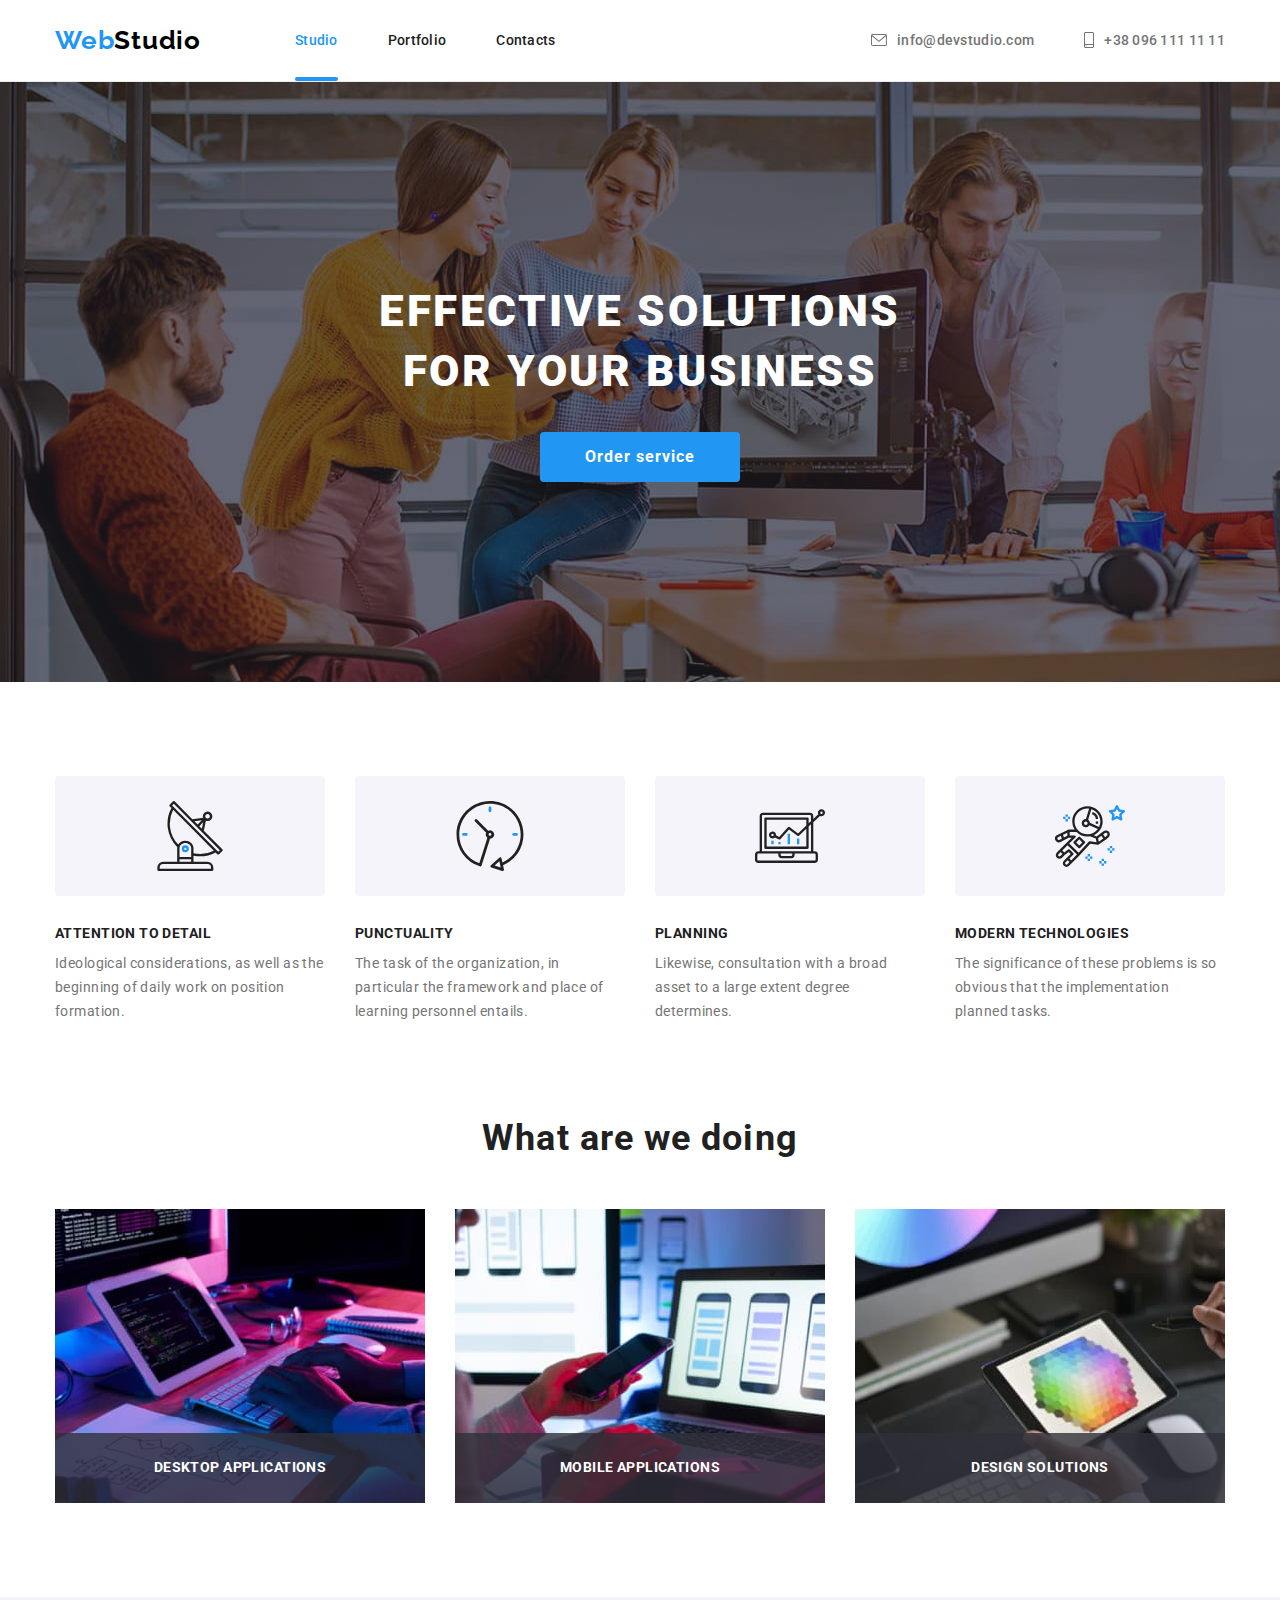
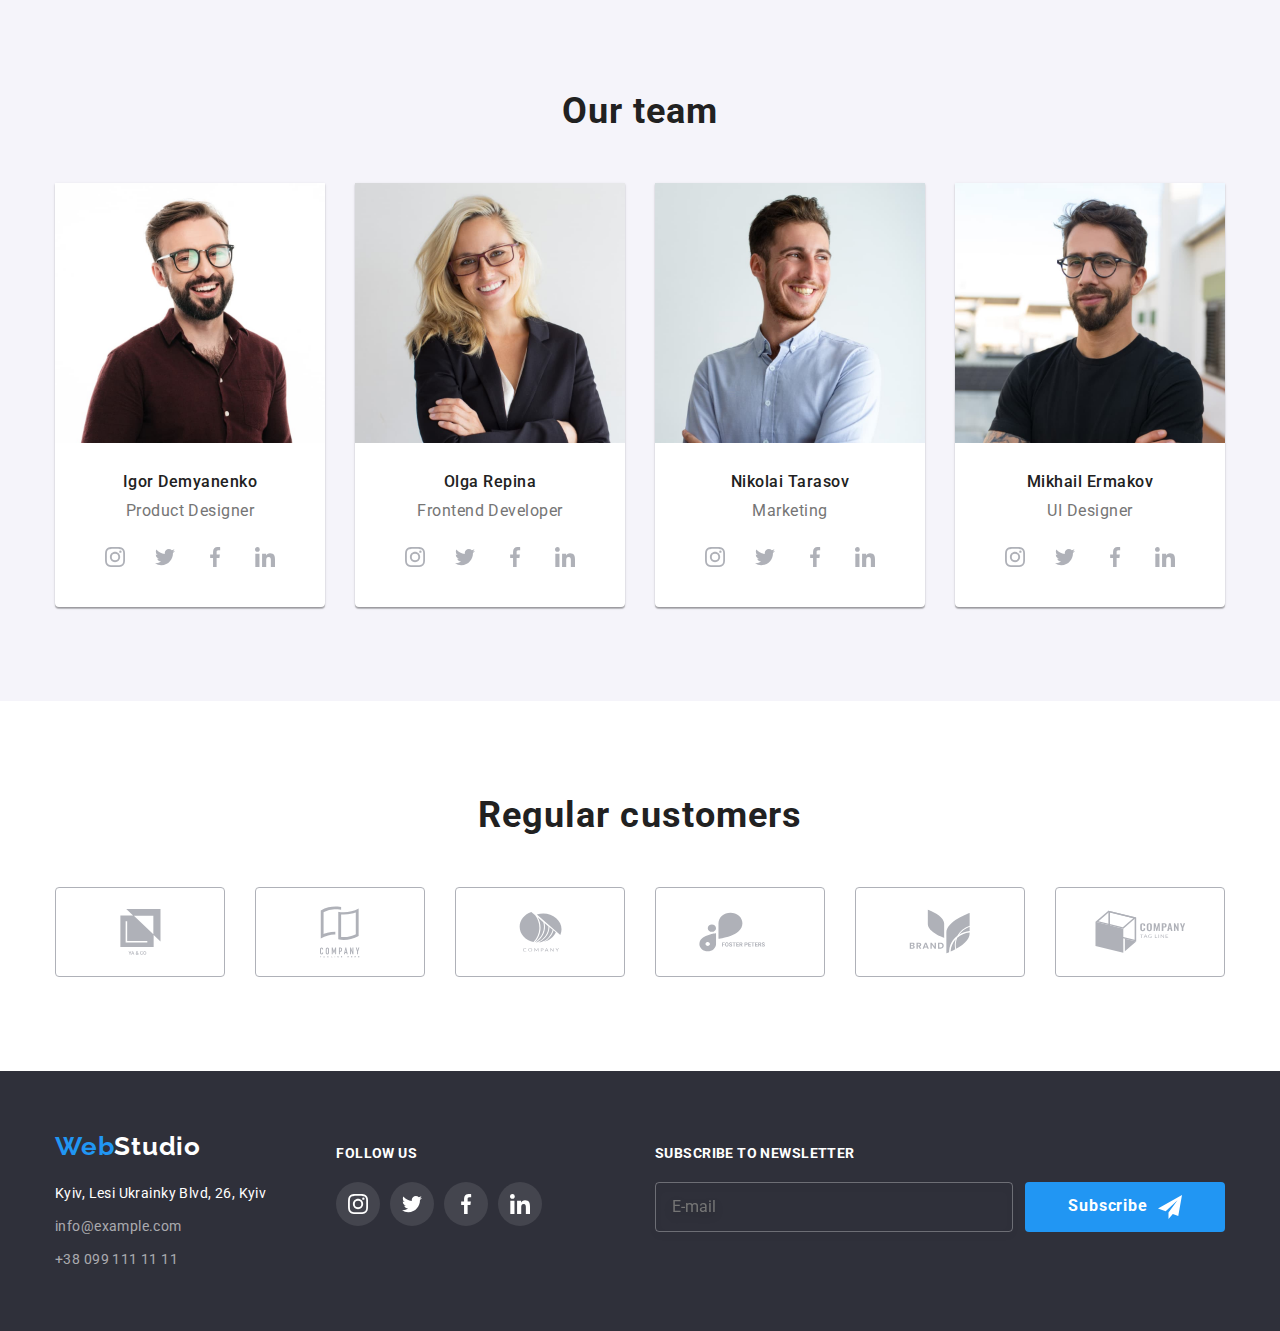
<file: index.html>
<!DOCTYPE html>
<html lang="en">

<head>
    <meta charset="UTF-8" />
    <meta http-equiv="X-UA-Compatible" content="IE=edge" />
    <meta name="viewport" content="width=device-width, initial-scale=1.0" />
    <title>WebStudio</title>

    <link
        href="https://fonts.googleapis.com/css2?family=Raleway:wght@700&family=Roboto:wght@400;500;700;900&display=swap"
        rel="stylesheet" />

    <link rel="stylesheet"
        href="https://cdnjs.cloudflare.com/ajax/libs/modern-normalize/0.6.0/modern-normalize.min.css" />

    <link rel="stylesheet" href="./css/main.min.css" />
</head>

<body>
    <header class="header">
        <div class="container header__container">
            <nav class="header__nav">
                <a class="logo header__logo" href="./index.html">
                    Web<span class="header__logo--black">Studio</span></a>

                <ul class="list nav-list">
                    <li class="nav-list__item">
                        <a class="link nav-list__link nav-list__link--current" href="./index.html">Studio</a>
                    </li>
                    <li class="nav-list__item">
                        <a class="link nav-list__link" href="./portfolio.html">Portfolio</a>
                    </li>
                    <li class="nav-list__item">
                        <a class="link nav-list__link" href="">Contacts</a>
                    </li>
                </ul>
            </nav>

            <ul class="list contacts-list">
                <li class="contacts-list__item">
                    <a class="contacts-list__link" href="mailto:info@devstudio.com">
                        <svg class="contacts-list__icon" width="16" height="12">
                            <use href="./images/icons.svg#icon-envelope"></use>
                        </svg>

                        info@devstudio.com
                    </a>
                </li>
                <li class="contacts-list__item">
                    <a class="contacts-list__link" href="tel:+380961111111">
                        <svg class="contacts-list__icon" width="10" height="16">
                            <use href="./images/icons.svg#icon-smartphone"></use>
                        </svg>

                        +38 096 111 11 11
                    </a>
                </li>
            </ul>
        </div>
    </header>

    <main>
        <section class="hero">
            <h1 class="hero__title">
                Effective solutions <br />
                for your business
            </h1>

            <button class=" btn hero__btn" data-modal-open type="button">
                Order service
            </button>

        </section>

        <section class="features">
            <div class="container">
                <h2 class="title visually-hidden">Our features</h2>
                <ul class="list features__list">
                    <li class="features__item">
                        <div class="features__card">
                            <svg width="70" height="70">
                                <use href="./images/icons.svg#icon-antenna"></use>
                            </svg>
                        </div>
                        <h3 class="features__title">Attention to detail</h3>
                        <p class="features__text">
                            Ideological considerations, as well as the beginning of daily
                            work on position formation.
                        </p>
                    </li>
                    <li class="features__item">
                        <div class="features__card">
                            <svg width="70" height="70">
                                <use href="./images/icons.svg#icon-clock"></use>
                            </svg>
                        </div>
                        <h3 class="features__title">Punctuality</h3>
                        <p class="features__text">
                            The task of the organization, in particular the framework and
                            place of learning personnel entails.
                        </p>
                    </li>
                    <li class="features__item">
                        <div class="features__card">
                            <svg width="70" height="70">
                                <use href="./images/icons.svg#icon-diagram"></use>
                            </svg>
                        </div>
                        <h3 class="features__title">Planning</h3>
                        <p class="features__text">
                            Likewise, consultation with a broad asset to a large extent
                            degree determines.
                        </p>
                    </li>
                    <li class="features__item">
                        <div class="features__card">
                            <svg width="70" height="70">
                                <use href="./images/icons.svg#icon-astronaut"></use>
                            </svg>
                        </div>
                        <h3 class="features__title">Modern technologies</h3>
                        <p class="features__text">
                            The significance of these problems is so obvious that the
                            implementation planned tasks.
                        </p>
                    </li>
                </ul>
            </div>
        </section>

        <section class="presentation">
            <div class="container">
                <h2 class="title">What are we doing</h2>
                <ul class="list presentation__list">
                    <li class="presentation__item">
                        <img class="img" src="./images/desktop-applications.jpg" alt="Desktop Applications" width="370"
                            height="294" />
                        <h3 class="presentation__title">DESKTOP APPLICATIONS</h3>
                    </li>
                    <li class="presentation__item">
                        <img class="img" src="./images/mobile-applications.jpg" alt="Mobile applications" width="370"
                            height="294" />
                        <h3 class="presentation__title">MOBILE APPLICATIONS</h3>
                    </li>
                    <li class="presentation__item">
                        <img class="img" src="./images/design-solutions.jpg" alt="Design solutions" width="370"
                            height="294" />
                        <h3 class="presentation__title">DESIGN SOLUTIONS</h3>
                    </li>
                </ul>
            </div>
        </section>

        <section class="team">
            <div class="container">
                <h2 class="title">Our team</h2>
                <ul class="list team__list">
                    <li class="team__item">
                        <img class="img" src="./images/igor-demyanenko.jpg" alt="photo by Igor Demyanenko" width="270"
                            height="260" />
                        <div class="team__info">
                            <h3 class="team__name">Igor Demyanenko</h3>
                            <p class="team__occupation">Product Designer</p>

                            <ul class="social-list team__social-list">
                                <li class="social-list__item">
                                    <a class="social-list__link" href="">
                                        <svg width="20" height="20" aria-label="instagram">
                                            <use href="./images/icons.svg#icon-instagram"></use>
                                        </svg>
                                    </a>
                                </li>
                                <li class="social-list__item">
                                    <a class="social-list__link" href="">
                                        <svg width="20" height="20" aria-label="twitter">
                                            <use href="./images/icons.svg#icon-twitter"></use>
                                        </svg>
                                    </a>
                                </li>
                                <li class="social-list__item">
                                    <a class="social-list__link" href="">
                                        <svg width="20" height="20" aria-label="facebook">
                                            <use href="./images/icons.svg#icon-facebook"></use>
                                        </svg>
                                    </a>
                                </li>
                                <li class="social-list__item">
                                    <a class="social-list__link" href="">
                                        <svg width="20" height="20" aria-label="linkedin">
                                            <use href="./images/icons.svg#icon-linkedin"></use>
                                        </svg>
                                    </a>
                                </li>
                            </ul>
                        </div>
                    </li>
                    <li class="team__item">
                        <img class="img" src="./images/olga-repina.jpg" alt="photo by Olga Repina" width="270"
                            height="260" />
                        <div class="team__info">
                            <h3 class="team__name">Olga Repina</h3>
                            <p class="team__occupation">Frontend Developer</p>
                            <ul class="social-list team__social-list">
                                <li class="social-list__item">
                                    <a class="social-list__link" href="">
                                        <svg width="20" height="20" aria-label="instagram">
                                            <use href="./images/icons.svg#icon-instagram"></use>
                                        </svg>
                                    </a>
                                </li>
                                <li class="social-list__item">
                                    <a class="social-list__link" href="">
                                        <svg width="20" height="20" aria-label="twitter">
                                            <use href="./images/icons.svg#icon-twitter"></use>
                                        </svg>
                                    </a>
                                </li>
                                <li class="social-list__item">
                                    <a class="social-list__link" href="">
                                        <svg width="20" height="20" aria-label="facebook">
                                            <use href="./images/icons.svg#icon-facebook"></use>
                                        </svg>
                                    </a>
                                </li>
                                <li class="social-list__item">
                                    <a class="social-list__link" href="">
                                        <svg width="20" height="20" aria-label="linkedin">
                                            <use href="./images/icons.svg#icon-linkedin"></use>
                                        </svg>
                                    </a>
                                </li>
                            </ul>
                        </div>
                    </li>
                    <li class="team__item">
                        <img class="img" src="./images/nikolai-tarasov.jpg" alt="photo by Nikolai Tarasov" width="270"
                            height="260" />
                        <div class="team__info">
                            <h3 class="team__name">Nikolai Tarasov</h3>
                            <p class="team__occupation">Marketing</p>
                            <ul class="social-list team__social-list">
                                <li class="social-list__item">
                                    <a class="social-list__link" href="">
                                        <svg width="20" height="20" aria-label="instagram">
                                            <use href="./images/icons.svg#icon-instagram"></use>
                                        </svg>
                                    </a>
                                </li>
                                <li class="social-list__item">
                                    <a class="social-list__link" href="">
                                        <svg width="20" height="20" aria-label="twitter">
                                            <use href="./images/icons.svg#icon-twitter"></use>
                                        </svg>
                                    </a>
                                </li>
                                <li class="social-list__item">
                                    <a class="social-list__link" href="">
                                        <svg width="20" height="20" aria-label="facebook">
                                            <use href="./images/icons.svg#icon-facebook"></use>
                                        </svg>
                                    </a>
                                </li>
                                <li class="social-list__item">
                                    <a class="social-list__link" href="">
                                        <svg width="20" height="20" aria-label="linkedin">
                                            <use href="./images/icons.svg#icon-linkedin"></use>
                                        </svg>
                                    </a>
                                </li>
                            </ul>
                        </div>
                    </li>
                    <li class="team__item">
                        <img class="img" src="./images/mikhail-ermakov.jpg" alt="photo by Mikhail Ermakov" width="270"
                            height="260" />
                        <div class="team__info">
                            <h3 class="team__name">Mikhail Ermakov</h3>
                            <p class="team__occupation">UI Designer</p>
                            <ul class="social-list team__social-list">
                                <li class="social-list__item">
                                    <a class="social-list__link" href="">
                                        <svg width="20" height="20" aria-label="instagram">
                                            <use href="./images/icons.svg#icon-instagram"></use>
                                        </svg>
                                    </a>
                                </li>
                                <li class="social-list__item">
                                    <a class="social-list__link" href="">
                                        <svg width="20" height="20" aria-label="twitter">
                                            <use href="./images/icons.svg#icon-twitter"></use>
                                        </svg>
                                    </a>
                                </li>
                                <li class="social-list__item">
                                    <a class="social-list__link" href="">
                                        <svg width="20" height="20" aria-label="facebook">
                                            <use href="./images/icons.svg#icon-facebook"></use>
                                        </svg>
                                    </a>
                                </li>
                                <li class="social-list__item">
                                    <a class="social-list__link" href="">
                                        <svg width="20" height="20" aria-label="linkedin">
                                            <use href="./images/icons.svg#icon-linkedin"></use>
                                        </svg>
                                    </a>
                                </li>
                            </ul>
                        </div>
                    </li>
                </ul>
            </div>
        </section>

        <section class="customers">
            <div class="container">
                <h2 class="title">Regular customers</h2>

                <ul class="customers-list">
                    <li class="customers__item">
                        <a class="customers__link" href="">
                            <svg width="41" height="46" aria-label="client logo 1">
                                <use href="./images/icons.svg#icon-client-logo-1"></use>
                            </svg>
                        </a>
                    </li>
                    <li class="customers__item">
                        <a class="customers__link" href="">
                            <svg width="40" height="52" aria-label="client logo 2">
                                <use href="./images/icons.svg#icon-client-logo-2"></use>
                            </svg>
                        </a>
                    </li>
                    <li class="customers__item">
                        <a class="customers__link" href="">
                            <svg width="43" height="41" aria-label="client logo 3">
                                <use href="./images/icons.svg#icon-client-logo-3"></use>
                            </svg>
                        </a>
                    </li>
                    <li class="customers__item">
                        <a class="customers__link" href="">
                            <svg width="84" height="40" aria-label="client logo 4">
                                <use href="./images/icons.svg#icon-client-logo-4"></use>
                            </svg>
                        </a>
                    </li>
                    <li class="customers__item">
                        <a class="customers__link" href="">
                            <svg width="62" height="45" aria-label="client logo 5">
                                <use href="./images/icons.svg#icon-client-logo-5"></use>
                            </svg>
                        </a>
                    </li>
                    <li class="customers__item">
                        <a class="customers__link" href="">
                            <svg width="93" height="43" aria-label="client logo 6">
                                <use href="./images/icons.svg#icon-client-logo-6"></use>
                            </svg>
                        </a>
                    </li>
                </ul>
            </div>
        </section>
    </main>

    <footer class="footer">
        <div class="container footer__container">
            <div class="footer__info">
                <a class="logo footer__logo" href="./index.html">
                    Web<span class="footer__logo--white">Studio</span></a>

                <address class="address">
                    <ul class="list">
                        <li class="address__item">
                            <a class="link address__link--white" href="https://goo.gl/maps/E6a8A6PKzvvzx87p6"
                                target="_blank" rel="noopener noreferrer">
                                Kyiv, Lesi Ukrainky Blvd, 26, Kyiv</a>
                        </li>
                        <li class="address__item">
                            <a class="link address__link--grey" href="mailto:info@example.com">info@example.com</a>
                        </li>
                        <li class="address__item">
                            <a class="link address__link--grey" href="tel:+380991111111">+38 099 111 11 11</a>
                        </li>
                    </ul>
                </address>
            </div>

            <div class="follow">
                <h2 class="footer__title">FOLLOW US</h2>
                <ul class="list follow__list">
                    <li class="follow__item">
                        <a class="follow__link" href="">
                            <svg width="20" height="20" aria-label="instagram">
                                <use href="./images/icons.svg#icon-instagram"></use>
                            </svg>
                        </a>
                    </li>
                    <li class="follow__item">
                        <a class="follow__link" href="">
                            <svg width="20" height="20" aria-label="twitter">
                                <use href="./images/icons.svg#icon-twitter"></use>
                            </svg>
                        </a>
                    </li>
                    <li class="follow__item">
                        <a class="follow__link" href="">
                            <svg width="20" height="20" aria-label="facebook">
                                <use href="./images/icons.svg#icon-facebook"></use>
                            </svg>
                        </a>
                    </li>
                    <li class="follow__item">
                        <a class="follow__link" href="">
                            <svg width="20" height="20" aria-label="linkedin">
                                <use href="./images/icons.svg#icon-linkedin"></use>
                            </svg>
                        </a>
                    </li>
                </ul>
            </div>

            <form class="newsletter">
                <h2 class="footer__title">SUBSCRIBE TO NEWSLETTER</h2>

                <div class="newsletter__box">
                    <input class="newsletter__email" required type="email" name="email" placeholder="E-mail" />

                    <button class="btn newsletter__btn" type="submit">
                        <span class="newsletter__title">Subscribe</span>
                        <svg width="24" height="24">
                            <use href="./images/icons.svg#icon-send"></use>
                        </svg>
                    </button>
                </div>
            </form>
        </div>

    </footer>

    <div class="backdrop is-hidden" data-modal>
        <div class="modal">
            <button class="modal__close-btn" data-modal-close type="button">
                <svg class="modal__icon" width="11" height="11" aria-label="close">
                    <use href="./images/icons.svg#icon-close"></use>
                </svg>
            </button>

            <form class="form" name="order-form">
                <h1 class="form__title">
                    Leave your details, we will call you back
                </h1>
                <div class="form__field">
                    <label class="form__label" for="name">Name</label>
                    <input class="form__input form--required" type="text" required name="name" id="name" autofocus />
                    <svg class="form__icon" width="18" height="18">
                        <use href="./images/icons.svg#icon-person"></use>
                    </svg>
                </div>
                <div class="form__field">
                    <label class="form__label" for="tel">Phone</label>
                    <input class="form__input form--required" type="tel" required name="tel" id="tel" />
                    <svg class="form__icon" width="18" height="18">
                        <use href="./images/icons.svg#icon-phone"></use>
                    </svg>
                </div>

                <div class="form__field">
                    <label class="form__label" for="mail">Email</label>
                    <input class="form__input form--required" type="email" required name="email" id="mail" />
                    <svg class="form__icon" width="18" height="18">
                        <use href="./images/icons.svg#icon-email"></use>
                    </svg>
                </div>

                <div class="form__field">
                    <label class="form__label" for="comment">Comment</label>
                    <textarea class="form__input form__comment" name="comment" id="comment" rows="8"
                        placeholder="Enter text"></textarea>
                </div>

                <div class="form__field">
                    <label class="form__polity-label" for="policy">
                        <input class="visually-hidden form__checkbox" required type="checkbox" name="policy"
                            id="policy" />
                        <span class="form__icon--check">
                            <svg width="16" height="15">
                                <use href="./images/icons.svg#icon-check"></use>
                            </svg>
                        </span>
                        <span>I agree to the newsletter and accept the</span>
                        <a class="form__link" href="">Terms of an agreement</a>
                    </label>
                </div>

                <button class="btn form__send" data-modal-open type="submit">
                    Send
                </button>
            </form>
        </div>
    </div>

    <script src="./js/modal.js"></script>
</body>

</html>
</file>
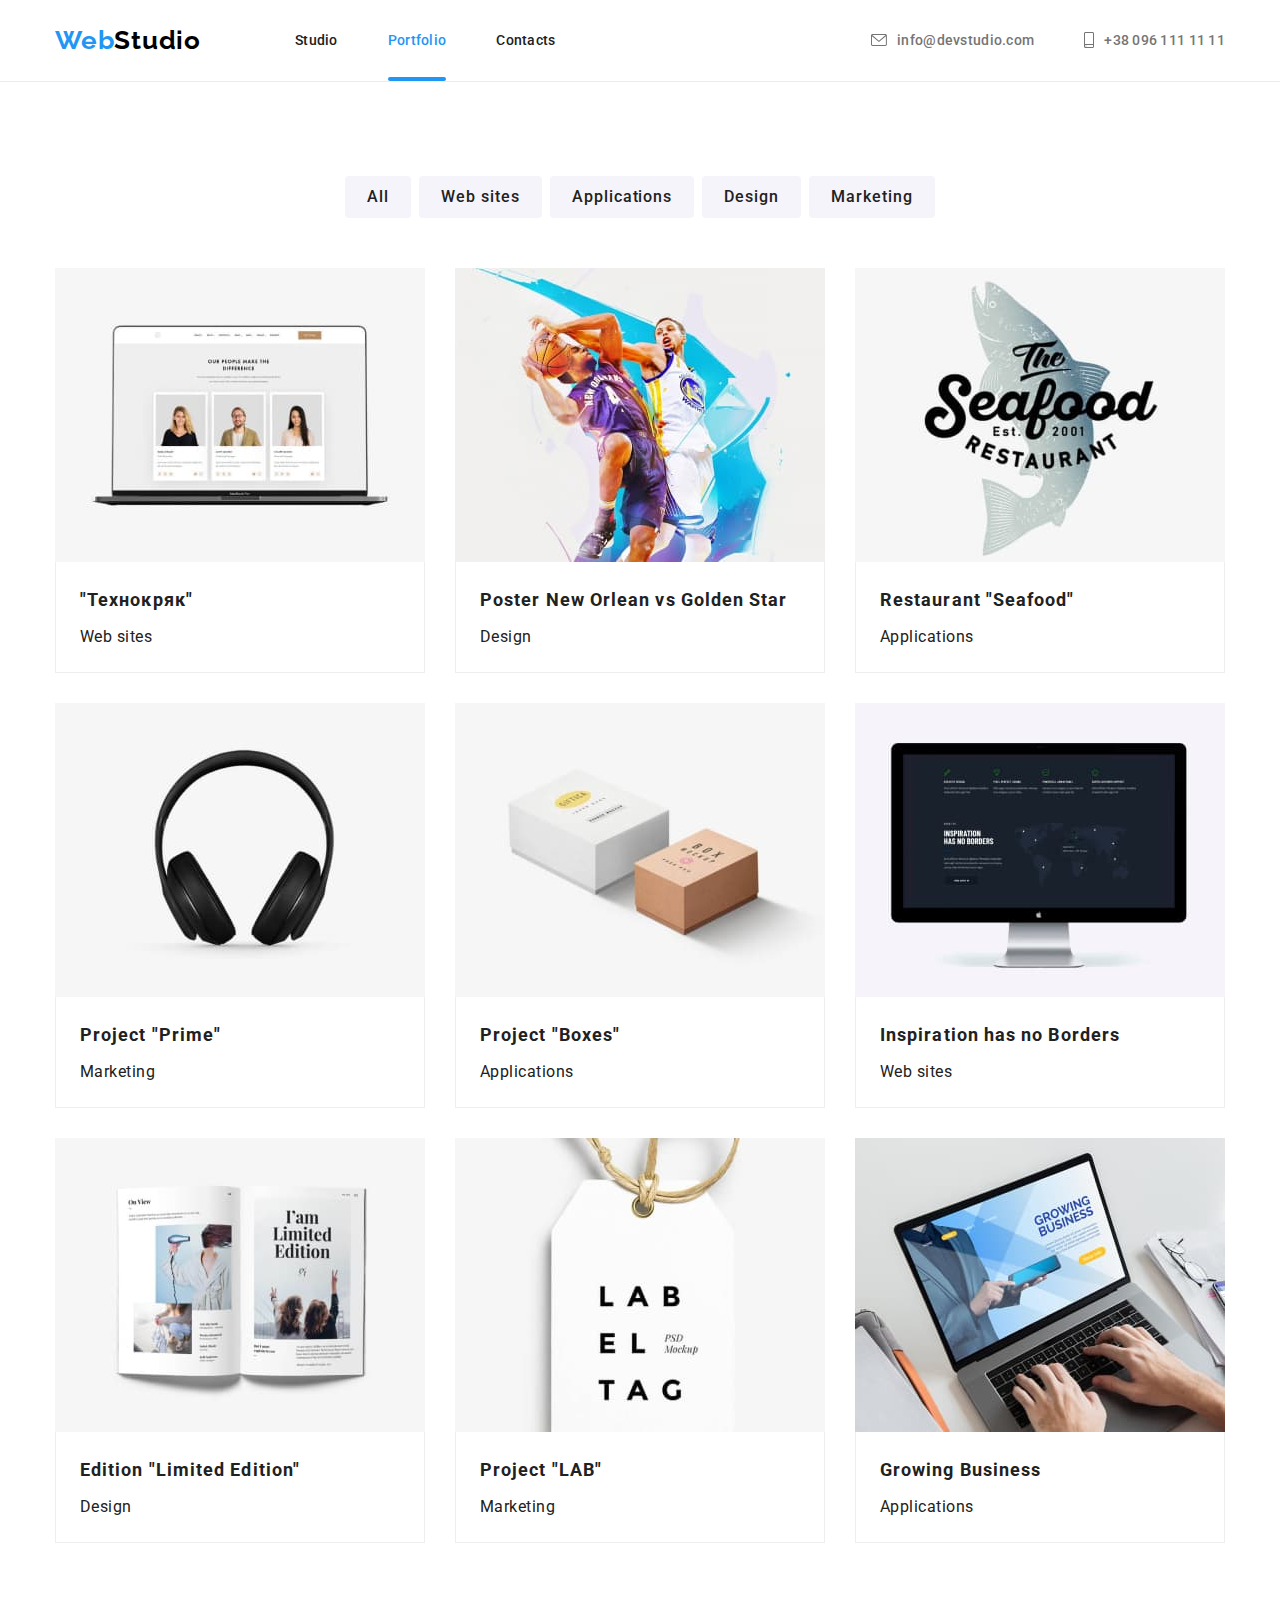
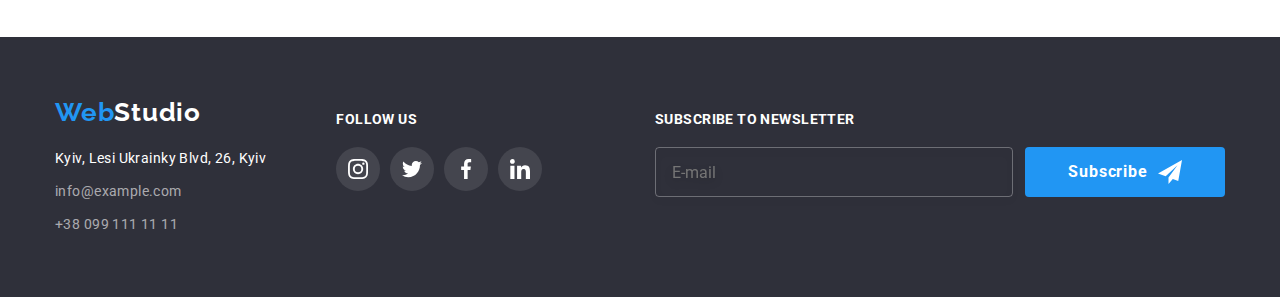
<file: portfolio.html>
<!DOCTYPE html>
<html lang="en">

<head>
    <meta charset="UTF-8">
    <meta http-equiv="X-UA-Compatible" content="IE=edge">
    <meta name="viewport" content="width=device-width, initial-scale=1.0">
    <title>Portfolio</title>

    <link
        href="https://fonts.googleapis.com/css2?family=Raleway:wght@700&family=Roboto:wght@400;500;700;900&display=swap"
        rel="stylesheet">

    <link rel="stylesheet"
        href="https://cdnjs.cloudflare.com/ajax/libs/modern-normalize/0.6.0/modern-normalize.min.css" />

    <link rel="stylesheet" href="./css/main.min.css">
</head>

<body>

    <header class="header">
        <div class="container header__container">
            <nav class="header__nav">
                <a class="logo header__logo" href="./index.html">
                    Web<span class="header__logo--black">Studio</span></a>

                <ul class="list nav-list">
                    <li class="nav-list__item">
                        <a class="link nav-list__link" href="./index.html">Studio</a>
                    </li>
                    <li class="nav-list__item">
                        <a class="link nav-list__link  nav-list__link--current" href="./portfolio.html">Portfolio</a>
                    </li>
                    <li class="nav-list__item">
                        <a class="link nav-list__link" href="">Contacts</a>
                    </li>
                </ul>
            </nav>

            <ul class="list contacts-list">
                <li class="contacts-list__item">
                    <a class="contacts-list__link" href="mailto:info@devstudio.com">
                        <svg class="contacts-list__icon" width="16" height="12">
                            <use href="./images/icons.svg#icon-envelope"></use>
                        </svg>

                        info@devstudio.com
                    </a>
                </li>
                <li class="contacts-list__item">
                    <a class="contacts-list__link" href="tel:+380961111111">
                        <svg class="contacts-list__icon" width="10" height="16">
                            <use href="./images/icons.svg#icon-smartphone"></use>
                        </svg>

                        +38 096 111 11 11
                    </a>
                </li>
            </ul>
        </div>
    </header>

    <main>
        <section class="portfolio">
            <div class="container">
                <div class="filter">
                    <h1 hidden>Examples of our work</h1>
                    <ul class="list filter__list">
                        <li class="filter__item"><button class="filter__btn" type="button">All</button></li>
                        <li class="filter__item"><button class="filter__btn" type="button">Web sites</button></li>
                        <li class="filter__item"><button class="filter__btn" type="button">Applications</button></li>
                        <li class="filter__item"><button class="filter__btn" type="button">Design</button></li>
                        <li class="filter__item"><button class="filter__btn" type="button">Marketing</button></li>
                    </ul>
                </div>

                <ul class="list examples__list">
                    <li class="examples__item">
                        <a class="examples__link" href="#">
                            <div class="examples__overlay">
                                <img class="img" src="./images/portfolio-card-1.jpg" alt="laptop with website"
                                    width="370" height="294">
                                <div class="examples__info">
                                    <p>
                                        The resource offers comprehensive offers with different levels
                                        functionality and services. All&nbsp;this&nbsp;will&nbsp;allow the visitor to
                                        receive&nbsp;comprehensive information about company or individual.
                                    </p>
                                </div>
                            </div>

                            <div class="examples__card">
                                <h2 class="examples__title" lang="ua">"Технокряк"</h2>
                                <p class="examples__text">Web sites</p>
                            </div>
                        </a>
                    </li>
                    <li class="examples__item">
                        <a class="examples__link" href="#">
                            <div class="examples__overlay">
                                <img class="img" src="./images/portfolio-card-2.jpg" alt="Two men with a basketball"
                                    width="370" height="294">

                                <div class="examples__info">
                                    <p>
                                        Lorem ipsum dolor sit amet consectetur adipisicing elit.
                                        Distinctio&nbsp;voluptatem
                                        dolorum, molestias dolor sunt sit adipisci debitis, earum eaque illum vero
                                        exercitationem et tempore cumque? Dicta, facere. Pariatur, tempore asperiores!
                                    </p>
                                </div>
                            </div>
                            <div class="examples__card">
                                <h2 class="examples__title">Poster New Orlean vs Golden Star</h2>
                                <p class="examples__text">Design</p>
                            </div>
                        </a>
                    </li>
                    <li class="examples__item">
                        <a class="examples__link" href="#">
                            <div class="examples__overlay">
                                <img class="img" src="./images/portfolio-card-3.jpg" alt="Restaurant logo" width="370"
                                    height="294">

                                <div class="examples__info">
                                    <p>
                                        Lorem ipsum dolor sit amet consectetur adipisicing elit.
                                        Distinctio&nbsp;voluptatem
                                        dolorum, molestias dolor sunt sit adipisci debitis, earum eaque illum vero
                                        exercitationem et tempore cumque? Dicta, facere. Pariatur, tempore asperiores!
                                    </p>
                                </div>
                            </div>
                            <div class="examples__card">
                                <h2 class="examples__title">Restaurant "Seafood"</h2>
                                <p class="examples__text">Applications</p>
                            </div>
                        </a>
                    </li>
                    <li class="examples__item">
                        <a class="examples__link" href="#">
                            <div class="examples__overlay">
                                <img class="img" src="./images/portfolio-card-4.jpg" alt="Headphones" width="370"
                                    height="294">

                                <div class="examples__info">
                                    <p>
                                        Lorem ipsum dolor sit amet consectetur adipisicing elit.
                                        Distinctio&nbsp;voluptatem
                                        dolorum, molestias dolor sunt sit adipisci debitis, earum eaque illum vero
                                        exercitationem et tempore cumque? Dicta, facere. Pariatur, tempore asperiores!
                                    </p>
                                </div>
                            </div>
                            <div class="examples__card">
                                <h2 class="examples__title">Project "Prime"</h2>
                                <p class="examples__text">Marketing</p>
                            </div>
                        </a>
                    </li>
                    <li class="examples__item">
                        <a class="examples__link" href="#">
                            <div class="examples__overlay">
                                <img class="img" src="./images/portfolio-card-5.jpg" alt="Two boxes" width="370"
                                    height="294">

                                <div class="examples__info">
                                    <p>
                                        Lorem ipsum dolor sit amet consectetur adipisicing elit.
                                        Distinctio&nbsp;voluptatem
                                        dolorum, molestias dolor sunt sit adipisci debitis, earum eaque illum vero
                                        exercitationem et tempore cumque? Dicta, facere. Pariatur, tempore asperiores!
                                    </p>
                                </div>
                            </div>
                            <div class="examples__card">
                                <h2 class="examples__title">Project "Boxes"</h2>
                                <p class="examples__text">Applications</p>
                            </div>
                        </a>
                    </li>
                    <li class="examples__item">
                        <a class="examples__link" href="#">
                            <div class="examples__overlay">
                                <img class="img" src="./images/portfolio-card-6.jpg" alt="Website monitor" width="370"
                                    height="294">

                                <div class="examples__info">
                                    <p>
                                        Lorem ipsum dolor sit amet consectetur adipisicing elit.
                                        Distinctio&nbsp;voluptatem
                                        dolorum, molestias dolor sunt sit adipisci debitis, earum eaque illum vero
                                        exercitationem et tempore cumque? Dicta, facere. Pariatur, tempore asperiores!
                                    </p>
                                </div>
                            </div>
                            <div class="examples__card">
                                <h2 class="examples__title">Inspiration has no Borders</h2>
                                <p class="examples__text">Web sites</p>
                            </div>
                        </a>
                    </li>
                    <li class="examples__item">
                        <a class="examples__link" href="#">
                            <div class="examples__overlay">
                                <img class="img" src="./images/portfolio-card-7.jpg" alt="Opened book" width="370"
                                    height="294">

                                <div class="examples__info">
                                    <p>
                                        Lorem ipsum dolor sit amet consectetur adipisicing elit.
                                        Distinctio&nbsp;voluptatem
                                        dolorum, molestias dolor sunt sit adipisci debitis, earum eaque illum vero
                                        exercitationem et tempore cumque? Dicta, facere. Pariatur, tempore asperiores!
                                    </p>
                                </div>
                            </div>
                            <div class="examples__card">
                                <h2 class="examples__title">Edition "Limited Edition"</h2>
                                <p class="examples__text">Design</p>
                            </div>
                        </a>
                    </li>
                    <li class="examples__item">
                        <a class="examples__link" href="#">
                            <div class="examples__overlay">
                                <img class="img" src="./images/portfolio-card-8.jpg" alt="Logo tag" width="370"
                                    height="294">

                                <div class="examples__info">
                                    <p>
                                        Lorem ipsum dolor sit amet consectetur adipisicing elit.
                                        Distinctio&nbsp;voluptatem
                                        dolorum, molestias dolor sunt sit adipisci debitis, earum eaque illum vero
                                        exercitationem et tempore cumque? Dicta, facere. Pariatur, tempore asperiores!
                                    </p>
                                </div>
                            </div>
                            <div class="examples__card">
                                <h2 class="examples__title">Project "LAB"</h2>
                                <p class="examples__text">Marketing</p>
                            </div>
                        </a>
                    </li>
                    <li class="examples__item">
                        <a class="examples__link" href="#">
                            <div class="examples__overlay">
                                <img class="img" src="./images/portfolio-card-9.jpg" alt="Laptop with application"
                                    width="370" height="294">

                                <div class="examples__info">
                                    <p>
                                        Lorem ipsum dolor sit amet consectetur adipisicing elit.
                                        Distinctio&nbsp;voluptatem
                                        dolorum, molestias dolor sunt sit adipisci debitis, earum eaque illum vero
                                        exercitationem et tempore cumque? Dicta, facere. Pariatur, tempore asperiores!
                                    </p>
                                </div>
                            </div>
                            <div class="examples__card">
                                <h2 class="examples__title">Growing Business</h2>
                                <p class="examples__text">Applications</p>
                            </div>
                        </a>
                    </li>
                </ul>
            </div>
        </section>
    </main>

    <footer class="footer">
        <div class="container footer__container">
            <div class="footer__info">
                <a class="logo footer__logo" href="./index.html">
                    Web<span class="footer__logo--white">Studio</span></a>

                <address class="address">
                    <ul class="list">
                        <li class="address__item">
                            <a class="link address__link--white" href="https://goo.gl/maps/E6a8A6PKzvvzx87p6"
                                target="_blank" rel="noopener noreferrer">
                                Kyiv, Lesi Ukrainky Blvd, 26, Kyiv</a>
                        </li>
                        <li class="address__item">
                            <a class="link address__link--grey" href="mailto:info@example.com">info@example.com</a>
                        </li>
                        <li class="address__item">
                            <a class="link address__link--grey" href="tel:+380991111111">+38 099 111 11 11</a>
                        </li>
                    </ul>
                </address>
            </div>

            <div class="follow">
                <h2 class="footer__title">FOLLOW US</h2>
                <ul class="list follow__list">
                    <li class="follow__item">
                        <a class="follow__link" href="">
                            <svg width="20" height="20" aria-label="instagram">
                                <use href="./images/icons.svg#icon-instagram"></use>
                            </svg>
                        </a>
                    </li>
                    <li class="follow__item">
                        <a class="follow__link" href="">
                            <svg width="20" height="20" aria-label="twitter">
                                <use href="./images/icons.svg#icon-twitter"></use>
                            </svg>
                        </a>
                    </li>
                    <li class="follow__item">
                        <a class="follow__link" href="">
                            <svg width="20" height="20" aria-label="facebook">
                                <use href="./images/icons.svg#icon-facebook"></use>
                            </svg>
                        </a>
                    </li>
                    <li class="follow__item">
                        <a class="follow__link" href="">
                            <svg width="20" height="20" aria-label="linkedin">
                                <use href="./images/icons.svg#icon-linkedin"></use>
                            </svg>
                        </a>
                    </li>
                </ul>
            </div>

            <form class="newsletter">
                <h2 class="footer__title">SUBSCRIBE TO NEWSLETTER</h2>

                <div class="newsletter__box">
                    <input class="newsletter__email" required type="email" name="email" placeholder="E-mail" />

                    <button class="btn newsletter__btn" type="submit">
                        <span class="newsletter__title">Subscribe</span>
                        <svg width="24" height="24">
                            <use href="./images/icons.svg#icon-send"></use>
                        </svg>
                    </button>
                </div>
            </form>
        </div>

    </footer>

</body>

</html>
</file>
<file: css/main.min.css>
body{font-family:"Roboto",sans-serif;color:#212121;background:#fff}.img{display:block;max-width:100%;height:auto}.list{margin:0;padding:0;list-style:none}.link{text-decoration:none;transition:color 250ms cubic-bezier(0.4, 0, 0.2, 1)}.link:hover,.link:focus{color:#2196f3}.container{width:1200px;margin:0 auto;padding:0 15px}.backdrop{position:fixed;top:0;left:0;width:100%;height:100%;background:rgba(0,0,0,.2);transition:opacity 250ms cubic-bezier(0.4, 0, 0.2, 1)}.is-hidden{opacity:0;pointer-events:none}.modal{position:absolute;top:50%;left:50%;transform:translate(-50%, -50%) scale(1);width:528px;height:581px;padding:15px;background-color:#fff;box-shadow:0px 1px 3px rgba(0,0,0,.12),0px 1px 1px rgba(0,0,0,.14),0px 2px 1px rgba(0,0,0,.2);border-radius:4px;transition:transform 250ms cubic-bezier(0.4, 0, 0.2, 1)}.backdrop.is-hidden .modal{transform:translate(-50%, -50%) scale(0.1)}.modal__close-btn{position:absolute;top:8px;right:8px;width:30px;height:30px;border-radius:50% 50%;cursor:pointer;background-color:#fff;border:1px solid rgba(0,0,0,.1);transition:fill 250ms cubic-bezier(0.4, 0, 0.2, 1),border-color 250ms cubic-bezier(0.4, 0, 0.2, 1)}.modal__close-btn:hover,.modal__close-btn:focus{fill:#2196f3;border-color:#2196f3}.modal__icon{position:absolute;top:50%;left:50%;transform:translate(-50%, -50%)}.form{color:#212121;display:flex;flex-direction:column;justify-content:center;align-items:center}.form__title{margin:25px 0 12px 0;font-weight:700;font-size:20px;line-height:1.15;letter-spacing:.03em}.form__field{position:relative;display:flex;flex-direction:column;text-align:start}.form__label{margin:0 0 4px 0;font-size:12px;line-height:1.17;letter-spacing:.01em;color:#757575}.form__field:focus-within .form__label{color:#2196f3}.form__input{width:448px;border:1px solid rgba(33,33,33,.2);border-radius:4px;outline:none}.form__field:focus-within .form__input{border-color:#2196f3}.form--required{margin:0 0 10px 0;padding:0 42px;height:40px}.form__icon{position:absolute;top:50%;left:15px;transform:translateY(-25%);display:inline-block}.form__field:focus-within .form__icon{fill:#2196f3}.form__comment{margin:0 0 20px 0;padding:12px 16px;height:120px;resize:none}.form__polity-label{display:flex;justify-content:center;align-items:center;margin:0 0 30px 0;font-size:14px;line-height:1.71;letter-spacing:.03em;color:#757575}.form__icon--check{display:flex;justify-content:center;align-items:center;width:16px;height:15px;margin:0 7px 0 0;fill:#fff;border:2px solid #2f303a;border-radius:2px}.form__checkbox:checked+.form__icon--check{background-color:#2196f3;border:rgba(0,0,0,0);transition:transform 250ms cubic-bezier(0.4, 0, 0.2, 1)}.form__checkbox:hover+.form__icon--check,.form__checkbox:focus+.form__icon--check{transform:scale(1.1)}.form__link{color:#2196f3}.form__send{box-shadow:0px 4px 4px rgba(0,0,0,.15);transition:transform 250ms cubic-bezier(0.4, 0, 0.2, 1)}.form__send:hover,.form__send:focus{transform:scale(1.1)}.visually-hidden{position:absolute;width:1px;height:1px;margin:-1px;border:0;padding:0;white-space:nowrap;clip-path:inset(100%);clip:rect(0 0 0 0);overflow:hidden}.logo{font-family:"Raleway",sans-serif;font-weight:700;font-size:26px;line-height:1.19;letter-spacing:.03em;text-decoration:none;color:#2196f3}.header__logo--black{color:#000}.footer__logo--white{color:#fff}.btn{width:200px;height:50px;text-align:center;border-radius:4px;border:none;font-family:inherit;font-weight:700;font-size:16px;line-height:1.87;letter-spacing:.06em;color:#fff;background-color:#2196f3;cursor:pointer}.title{margin:0 0 50px 0;text-align:center;font-weight:700;font-size:36px;letter-spacing:.03em;line-height:1.16}.header{padding:25px 0 25px 0;border-bottom:1px solid #ececec;font-weight:500;font-size:14px;line-height:1.17;letter-spacing:.02em}.header__container{display:flex;align-items:center}.header__nav{display:flex;align-items:center}.header__logo{margin-right:94px}.nav-list{display:flex}.nav-list__item:not(:last-child){margin:0 50px 0 0}.nav-list__link{position:relative;color:#212121}.nav-list__link--current{color:#2196f3}.nav-list__link--current::after{position:absolute;display:block;content:"";bottom:-33px;width:100%;height:4px;background-color:#2196f3;border-radius:2px;transition:color 250ms cubic-bezier(0.4, 0, 0.2, 1)}.contacts-list{display:flex;margin-left:auto}.contacts-list__item:not(:last-child){margin:0 50px 0 0}.contacts-list__link{display:flex;align-items:center;justify-content:center;text-decoration:none;color:#757575;fill:#757575;transition:color 250ms cubic-bezier(0.4, 0, 0.2, 1)}.contacts-list__link:hover,.contacts-list__link:focus{color:#2196f3;fill:#2196f3}.contacts-list__icon{margin-right:10px}.hero{max-width:1600px;height:600px;text-align:center;padding:200px 0px;margin:0 auto;color:#fff;background-color:#2f303a;background-image:linear-gradient(to right, rgba(47, 48, 58, 0.4), rgba(47, 48, 58, 0.4)),url(../images/hero.jpg);background-repeat:no-repeat}.hero__title{margin:0px 0px 30px 0px;text-align:center;font-weight:900;font-size:44px;text-transform:uppercase;letter-spacing:.06em;line-height:1.36}.hero__btn{transition:color 250ms cubic-bezier(0.4, 0, 0.2, 1),background-color 250ms cubic-bezier(0.4, 0, 0.2, 1)}.hero__btn:hover,.hero__btn:focus{color:--accent-text-cl;background-color:--main-bg-cl}.features{padding:94px 0}.features__list{display:flex}.features__item{min-width:270px}.features__item:not(:last-child){margin-right:30px}.features__card{width:270px;height:120px;display:flex;align-items:center;justify-content:center;padding:0;margin:0 0 30px 0;border-radius:4px;background-color:#f5f4fa}.features__title{margin:0 0 10px 0;font-weight:700;font-size:14px;line-height:1.14;letter-spacing:.03em;text-transform:uppercase}.features__text{margin:0;font-size:14px;line-height:1.71;letter-spacing:.03em;color:#757575}.presentation{padding-bottom:94px}.presentation__list{display:flex}.presentation__item{position:relative}.presentation__item:not(:last-child){margin-right:30px}.presentation__title{position:absolute;bottom:0;left:0;width:100%;height:70px;margin:0;display:flex;justify-content:center;align-items:center;font-size:14px;line-height:1.14;letter-spacing:.03em;color:#fff;background:rgba(47,48,58,.8)}.team{background-color:#f5f4fa;padding:94px 0}.team__list{display:flex}.team__item{background-color:#fff;border-radius:0px 0px 4px 4px;box-shadow:0px 1px 3px rgba(0,0,0,.12),0px 1px 1px rgba(0,0,0,.14),0px 2px 1px rgba(0,0,0,.2)}.team__item:not(:last-child){margin-right:30px}.team__info{padding:30px 0 30px 0}.team__name{margin:0 0 10px 0;text-align:center;font-size:16px;line-height:1.18;letter-spacing:.03em;font-weight:500;color:#212121}.team__occupation{text-align:center;margin:0 0 16px 0;font-size:16px;line-height:1.18;letter-spacing:.03em;color:#757575}.team__social-list{display:flex;padding:0;justify-content:center}.social-list__item{list-style:none;text-align:center}.social-list__item:not(:last-child){margin-right:10px}.social-list__link{width:40px;height:40px;display:flex;align-items:center;justify-content:center;fill:#afb1b8;transition:background-color 250ms cubic-bezier(0.4, 0, 0.2, 1),fill 250ms cubic-bezier(0.4, 0, 0.2, 1),border-radius 250ms cubic-bezier(0.4, 0, 0.2, 1)}.social-list__link:hover,.social-list__link:focus{border-radius:50%;background-color:#2196f3;fill:#fff}.customers{padding:94px 0}.customers-list{display:flex;margin:0;padding:0;list-style:none}.customers__item:not(:last-child){margin-right:30px}.customers__link{width:170px;height:90px;display:flex;align-items:center;justify-content:center;border:1px solid #afb1b8;border-radius:4px;fill:#afb1b8;transition:border-color 250ms cubic-bezier(0.4, 0, 0.2, 1),fill 250ms cubic-bezier(0.4, 0, 0.2, 1)}.customers__link:hover,.customers__link:focus{fill:#2196f3;border-color:#2196f3}.footer{padding:60px 0;background-color:#2f303a}.footer__container{display:flex}.footer__info{margin-right:70px}.footer__logo{display:block;margin-bottom:20px}.footer__title{margin:15px 0 20px 0;font-weight:700;font-size:14px;line-height:1.14;letter-spacing:.03em;color:#fff}.address{font-style:normal;font-size:14px;line-height:1.71;letter-spacing:.03em}.address__item:not(:last-child){margin-bottom:9px}.address__link--white{color:#fff}.address__link--grey{color:rgba(255,255,255,.6)}.follow__list{display:flex}.follow__item{text-align:center}.follow__item:not(:last-child){margin-right:10px}.follow__link{width:44px;height:44px;display:flex;align-items:center;justify-content:center;border-radius:50%;background-color:rgba(255,255,255,.1);fill:#fff;transition:background-color 250ms cubic-bezier(0.4, 0, 0.2, 1)}.follow__link:hover,.follow__link:focus{background-color:#2196f3}.newsletter{margin-left:auto}.newsletter__box{display:flex}.newsletter__email{margin:0 12px 0 0;padding:0 16px;width:358px;height:50px;color:#fff;background:rgba(0,0,0,0);border:1px solid rgba(255,255,255,.3);border-radius:4px;outline:none;filter:drop-shadow(0px 4px 4px rgba(0, 0, 0, 0.15))}.newsletter__email:focus-within{border-color:#2196f3}.newsletter__btn{display:flex;justify-content:center;align-items:center;fill:#fff;transition:color 250ms cubic-bezier(0.4, 0, 0.2, 1),background-color 250ms cubic-bezier(0.4, 0, 0.2, 1)}.newsletter__btn:hover,.newsletter__btn:focus{fill:#2196f3;color:#2196f3;background-color:#fff}.newsletter__title{font-weight:700;font-size:16px;line-height:1.9;letter-spacing:.06em;margin-right:10px}.portfolio{padding:94px 0}.filter{margin-bottom:50px}.filter__list{display:flex;justify-content:center}.filter__item:not(:last-child){margin-right:8px}.filter__btn{padding:6px 22px;border-radius:4px;border:none;font-family:inherit;font-weight:500;font-size:16px;line-height:1.87;letter-spacing:.06em;color:#212121;background-color:#f5f4fa;cursor:pointer;transition:color 250ms cubic-bezier(0.4, 0, 0.2, 1),background-color 250ms cubic-bezier(0.4, 0, 0.2, 1),box-shadow 250ms cubic-bezier(0.4, 0, 0.2, 1)}.filter__btn:hover,.filter__btn:focus{color:#fff;background-color:#2196f3;box-shadow:0px 3px 1px rgba(0,0,0,.1),0px 1px 2px rgba(0,0,0,.08),0px 2px 2px rgba(0,0,0,.12)}.examples__list{display:flex;flex-wrap:wrap}.examples__item{width:calc((100% - 60px)/3);margin-right:30px;margin-bottom:30px;transition:box-shadow 250ms cubic-bezier(0.4, 0, 0.2, 1)}.examples__item:hover,.examples__item:focus{box-shadow:0px 1px 1px rgba(0,0,0,.12),0px 4px 4px rgba(0,0,0,.06),1px 4px 6px rgba(0,0,0,.16)}.examples__item:nth-child(3n){margin-right:0}.examples__item:nth-last-child(-n+3){margin-bottom:0}.examples__link{text-decoration:none}.examples__overlay{position:relative;overflow:hidden}.examples__info{position:absolute;top:0;left:0;transform:translateY(101%);display:flex;align-items:center;font-size:18px;line-height:1.56;letter-spacing:.03em;padding-right:24px;padding-left:24px;height:100%;color:#fff;background-color:rgba(33,150,243,.9);transition:transform 250ms cubic-bezier(0.4, 0, 0.2, 1)}.examples__link:hover .examples__info,.examples__link:focus .examples__info{transform:translateY(0)}.examples__card{border:1px solid #eee;border-top:none;padding:20px 24px}.examples__title{margin:0 0 4px 0;font-weight:700;font-size:18px;line-height:2;letter-spacing:.06em;color:#212121}.examples__text{margin:0;font-size:16px;line-height:1.87;letter-spacing:.03em;color:#212121}/*# sourceMappingURL=main.min.css.map */
</file>
